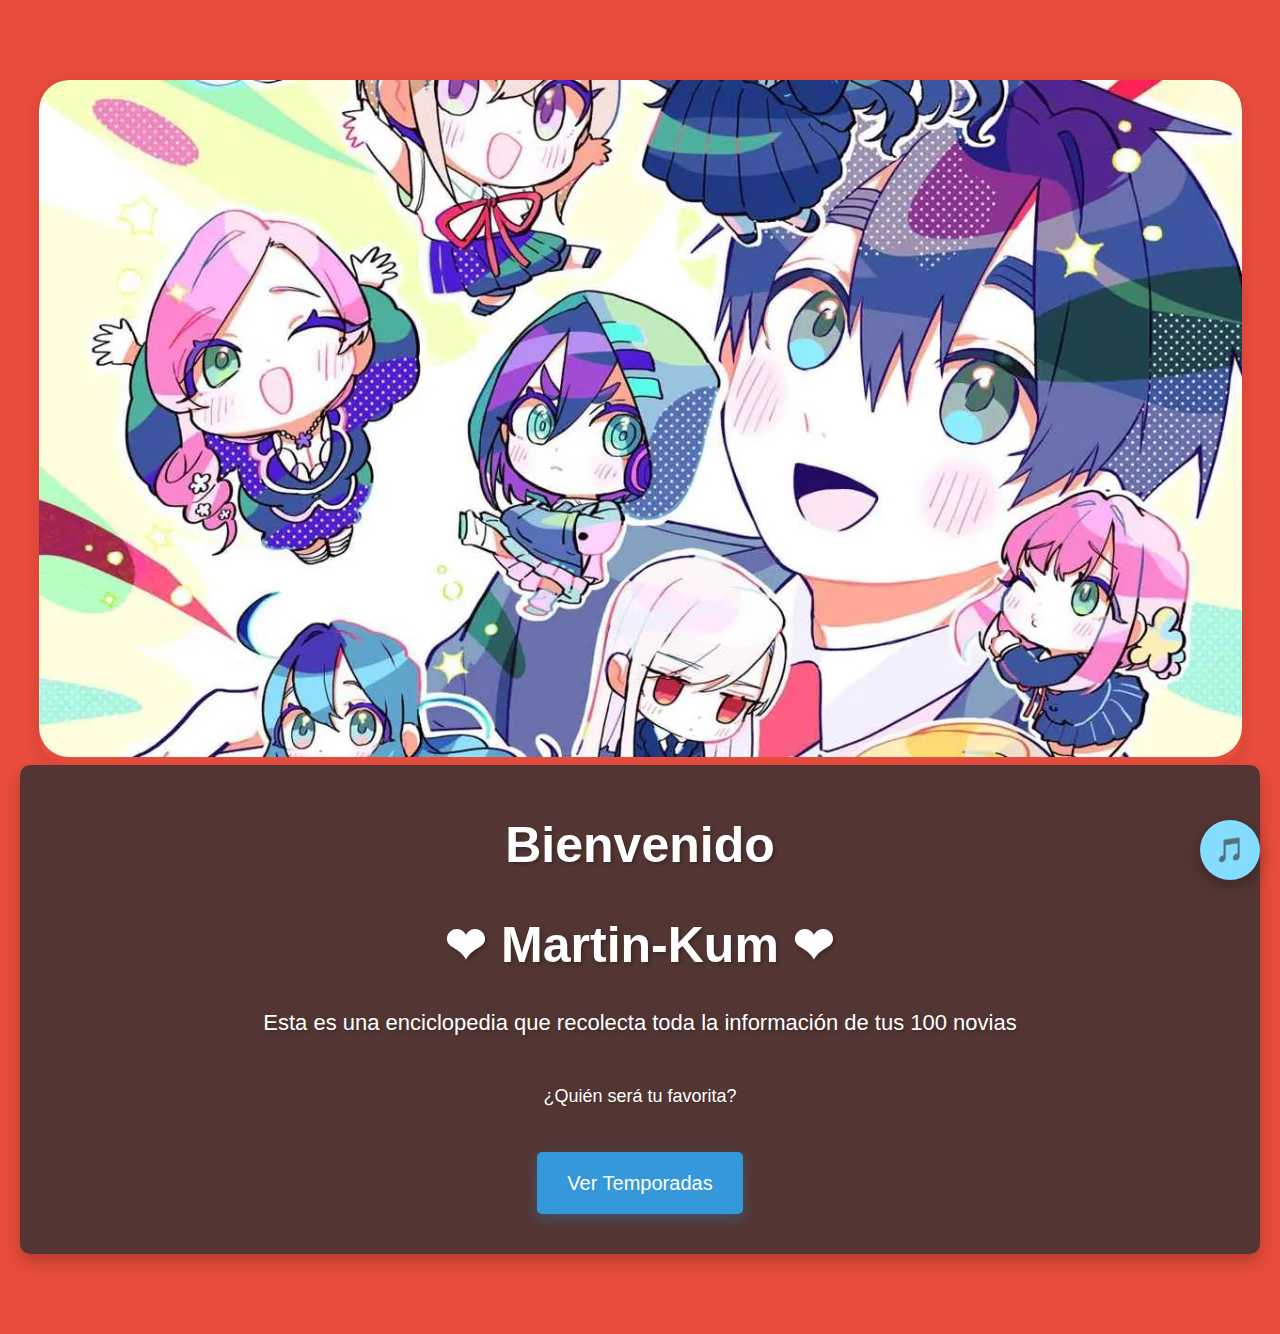
<file: index.html>
<!DOCTYPE html>
<html lang="es">
<head>
    <meta charset="UTF-8">
    <meta name="viewport" content="width=device-width, initial-scale=1.0">
    <title>100 Novias</title>
    <link rel="stylesheet" href="100.css">
</head>
<body>
    <!-- Audio para música de fondo -->
    <audio id="background-music" autoplay loop>
        <source src="ending.mp3" type="audio/mpeg">
        <source src="ending.ogg" type="audio/ogg">
        Tu navegador no soporta el elemento de audio.
    </audio>

    <!-- Encabezado -->
    <header>
        <div class="cover-photo">
            <img src="portada.jpg" alt="Portada de 100 Novias">
        </div>

        <div class="intro-section">
            <h1>Bienvenido</h1>
            <h1>❤ Martin-Kum ❤</h1>
            <p class="subtitle">Esta es una enciclopedia que recolecta toda la información de tus 100 novias</p>
            <p class="intro-text">¿Quién será tu favorita?</p>
            <a href="temporada.html" class="btn-main">Ver Temporadas</a>
        </div>
    </header>

    <!-- Botón flotante para controlar la música -->
    <button class="music-button" id="music-control">🎵</button>

<script>
    const audioElement = document.getElementById('background-music');
    const musicButton = document.getElementById('music-control');
    let isPlaying = false; // Inicializamos con la música pausada

    // Función para alternar reproducción/pausa
    musicButton.addEventListener('click', () => {
        if (isPlaying) {
            audioElement.pause();
            musicButton.textContent = "🎵"; // Cambiar ícono al pausar
        } else {
            audioElement.play();
            musicButton.textContent = "🔇"; // Cambiar ícono al reproducir
        }

        isPlaying = !isPlaying; // Alternar estado
    });

    // Comprobar si la música está bloqueada por el navegador
    document.addEventListener('DOMContentLoaded', () => {
        if (audioElement.paused) {
            audioElement.play().catch(() => {
                console.log('La reproducción automática está bloqueada.');
            });
        }
    });
</script>

</body>
</html>
</file>
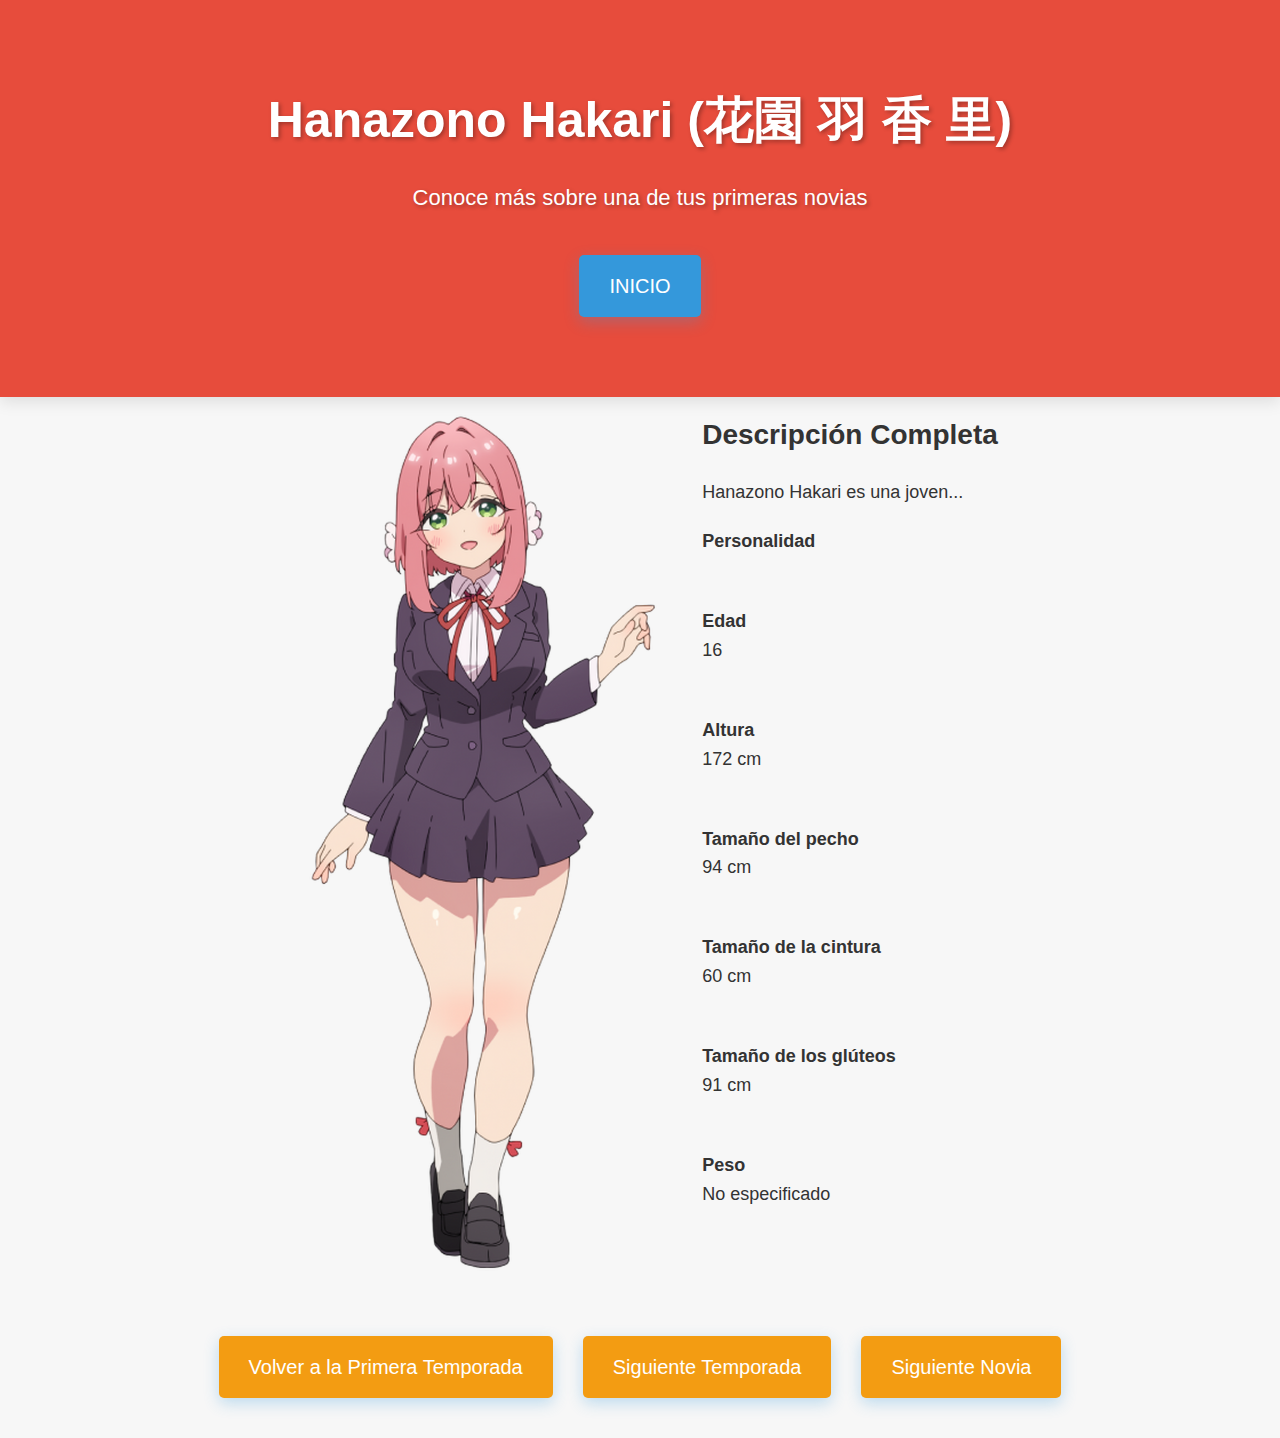
<file: nv1.html>
<!DOCTYPE html>
<html lang="es">
<head>
    <meta charset="UTF-8">
    <meta name="viewport" content="width=device-width, initial-scale=1.0">
    <meta http-equiv="X-UA-Compatible" content="ie=edge">
    <title>Chica 1 - 100 Novias</title>
    <link rel="stylesheet" href="100.css">
</head>
<body>
    <!-- Encabezado -->
    <header>

        <h1>Hanazono Hakari (花園 羽 香 里)</h1>
        <p class="subtitle">Conoce más sobre una de tus primeras novias</p>
        <div class="home">
            <a href="index.html" class="btn-main">INICIO</a>
        </div>

    </header>

    <!-- Contenido principal -->
    <div class="novia-info">
        <img src="chica1.jpg" alt="Chica 1">
        <div class="details">
            <h3>Descripción Completa</h3>
            <p>Hanazono Hakari es una joven...</p>
            <ul>
                <li><strong>Personalidad</strong></li>
                <li></li>
                <br><br>

                <li><strong>Edad</strong></li>
                <li>16</li>
                <br><br>

                <li><strong>Altura</strong></li>
                <li>172 cm</li>
                <br><br>

                <li><strong>Tamaño del pecho</strong></li>
                <li>94 cm</li>
                <br><br>

                <li><strong>Tamaño de la cintura</strong></li>
                <li>60 cm</li>
                <br><br>

                <li><strong>Tamaño de los glúteos</strong></li>
                <li>91 cm</li>
                <br><br>

                <li><strong>Peso</strong></li>
                <li>No especificado</li>
                <br><br>
            </ul>
        </div>
    </div>

    <!-- Botones para navegar -->
    <div class="season-selection">
        <a href="temporada1.html" class="btn-main">Volver a la Primera Temporada</a>
        <a href="temporada2.html" class="btn-main">Siguiente Temporada</a>
        <a href="nv2.html" class="btn-main">Siguiente Novia</a>
    </div>
</body>
</html>
</file>
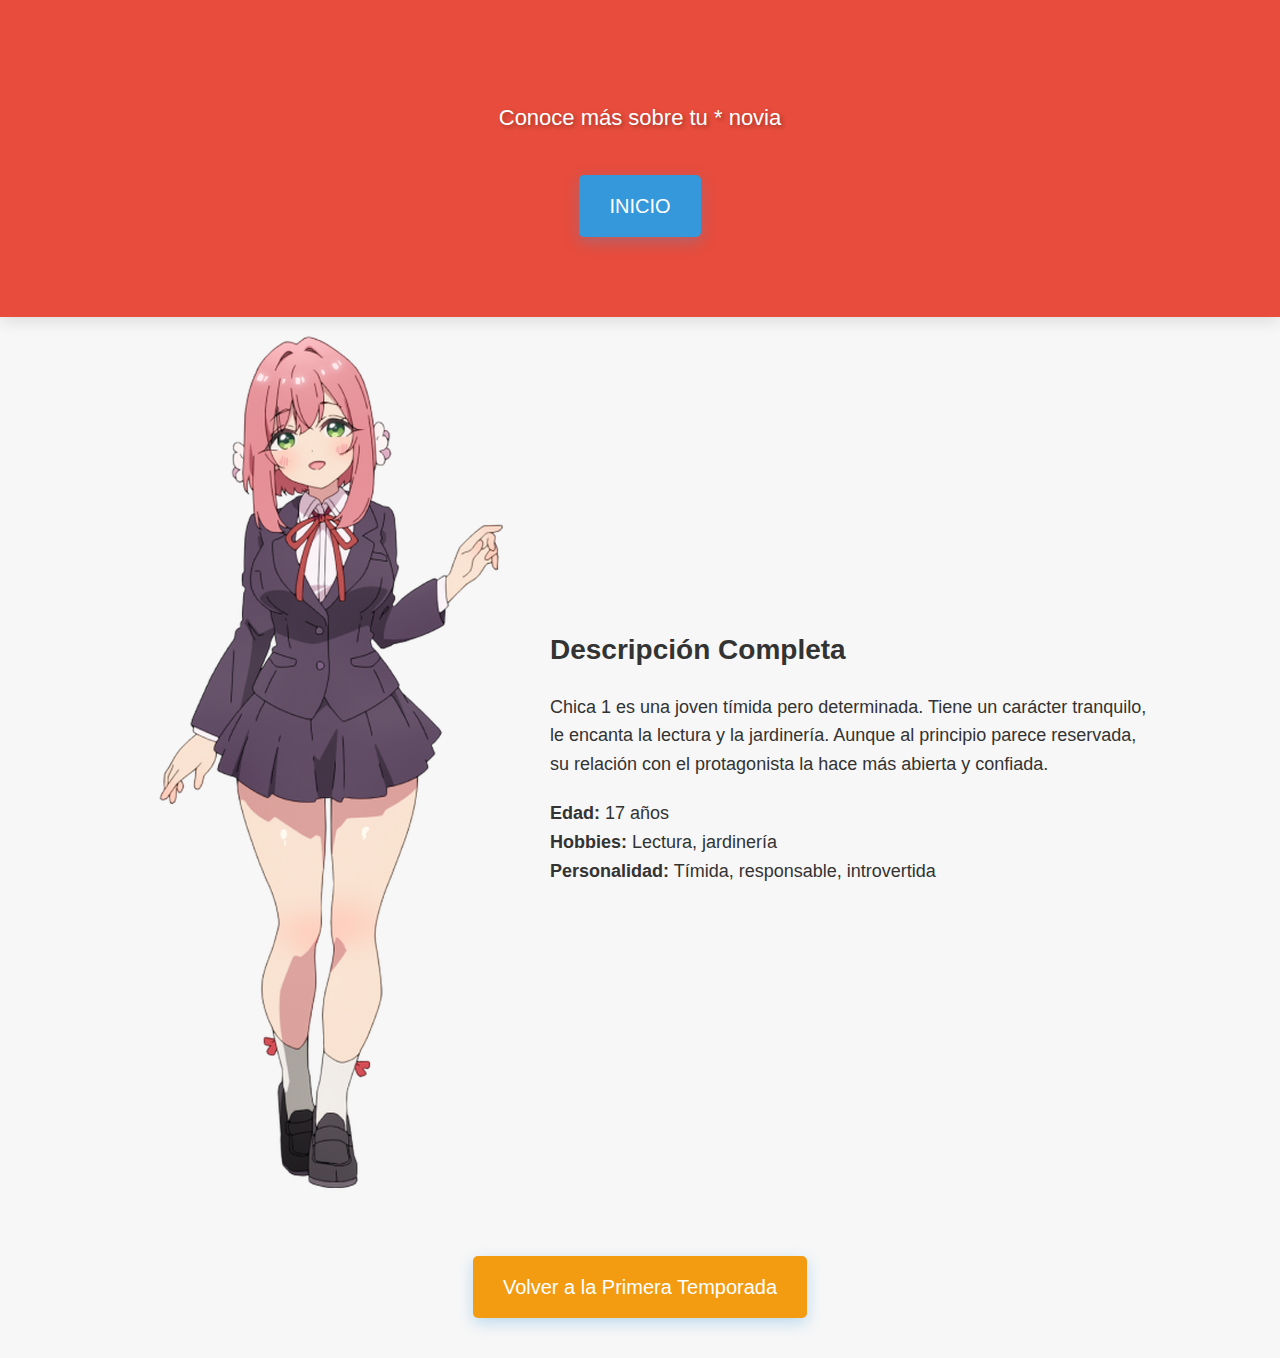
<file: nv10.html>
<!DOCTYPE html>
<html lang="es">
<head>
    <meta charset="UTF-8">
    <meta name="viewport" content="width=device-width, initial-scale=1.0">
    <meta http-equiv="X-UA-Compatible" content="ie=edge">
    <title>Chica 1 - 100 Novias</title>
    <link rel="stylesheet" href="100.css">
</head>
<body>
    <!-- Encabezado -->
    <header>
        <h1></h1>
        <p class="subtitle">Conoce más sobre tu * novia</p>
        <div class="home">
            <a href="index.html" class="btn-main">INICIO</a>
        </div>
    </header>

    <!-- Contenido principal -->
    <div class="novia-info">
        <img src="chica1.jpg" alt="Chica 1">
        <div class="details">
            <h3>Descripción Completa</h3>
            <p>Chica 1 es una joven tímida pero determinada. Tiene un carácter tranquilo, le encanta la lectura y la jardinería. Aunque al principio parece reservada, su relación con el protagonista la hace más abierta y confiada.</p>
            <ul>
                <li><strong>Edad:</strong> 17 años</li>
                <li><strong>Hobbies:</strong> Lectura, jardinería</li>
                <li><strong>Personalidad:</strong> Tímida, responsable, introvertida</li>
            </ul>
        </div>
    </div>

    <!-- Botón para regresar -->
    <div class="season-selection">
        <a href="temporada1.html" class="btn-main">Volver a la Primera Temporada</a>
    </div>
</body>
</html>
</file>
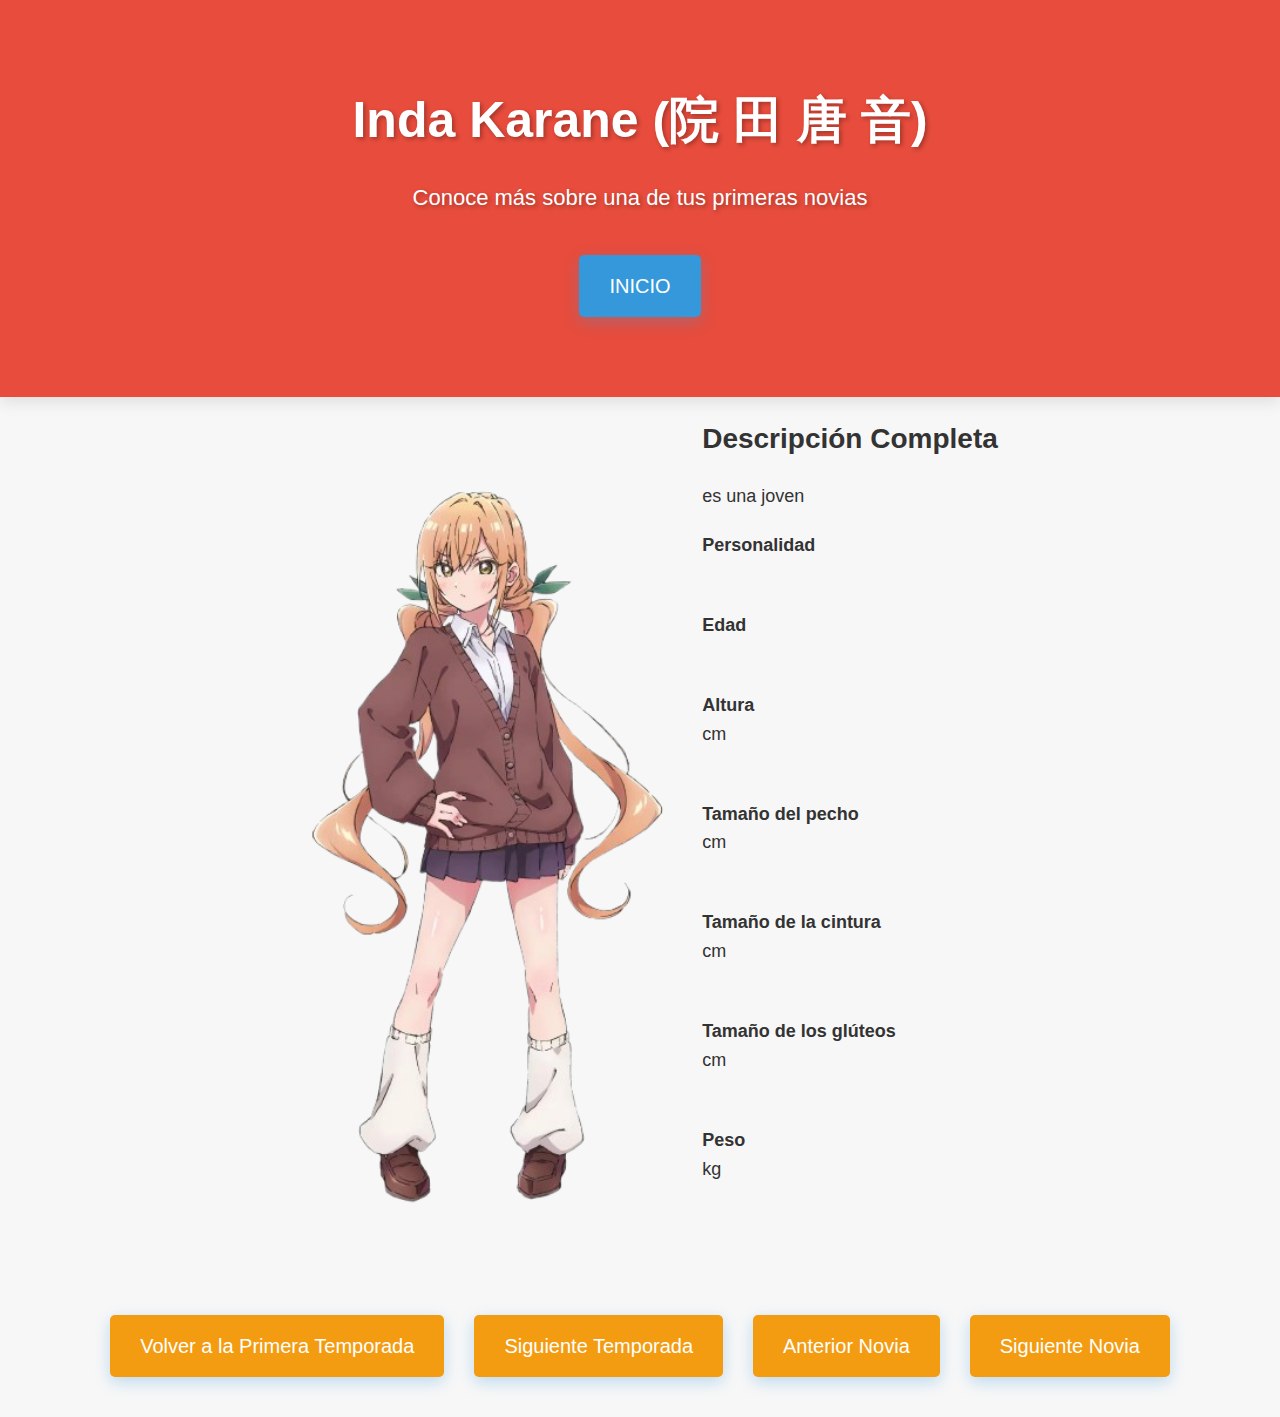
<file: nv2.html>
<!DOCTYPE html>
<html lang="es">
<head>
    <meta charset="UTF-8">
    <meta name="viewport" content="width=device-width, initial-scale=1.0">
    <meta http-equiv="X-UA-Compatible" content="ie=edge">
    <title>Chica 2 - 100 Novias</title>
    <link rel="stylesheet" href="100.css">
</head>
<body>
    <!-- Encabezado -->
    <header>
        <h1>Inda Karane (院 田 唐 音)</h1>
        <p class="subtitle">Conoce más sobre una de tus primeras novias</p>
        <div class="home">
            <a href="index.html" class="btn-main">INICIO</a>
        </div>
    </header>

    <!-- Contenido principal -->
    <div class="novia-info">
        <img src="chica2.jpg" alt="Chica 2">
        <div class="details">
            <h3>Descripción Completa</h3>
            <p> es una joven </p>
            <ul>

                <li><strong>Personalidad</strong></li>
                <li></li>
                <br></br>

                <li><strong>Edad</strong><li>
                    <li></li>
                    <br></br>

                <li><strong>Altura</strong></li>
                   <li> cm</li>
                   <br></br>

                   <li><strong>Tamaño del pecho</strong></li>
                      <li> cm</li>
                      <br></br>
                      
                   <li><strong>Tamaño de la cintura</strong></li>
                      <li> cm</li>
                      <br></br>
                      
                   <li><strong>Tamaño de los glúteos</strong></li>
                      <li> cm</li>
                      <br></br>
                      
                   <li><strong>Peso</strong></li>
                      <li> kg</li>
                      <br></br>
                      
            </ul>
        </div>
    </div>

    <!-- Botón para regresar -->
    <div class="season-selection">
        <a href="temporada1.html" class="btn-main">Volver a la Primera Temporada</a>
        <a href="temporada2.html" class="btn-main">Siguiente Temporada</a>
        <a href="nv1.html" class="btn-main">Anterior Novia</a>
        <a href="nv3.html" class="btn-main">Siguiente Novia</a>
    </div>
</body>
</html>
</file>
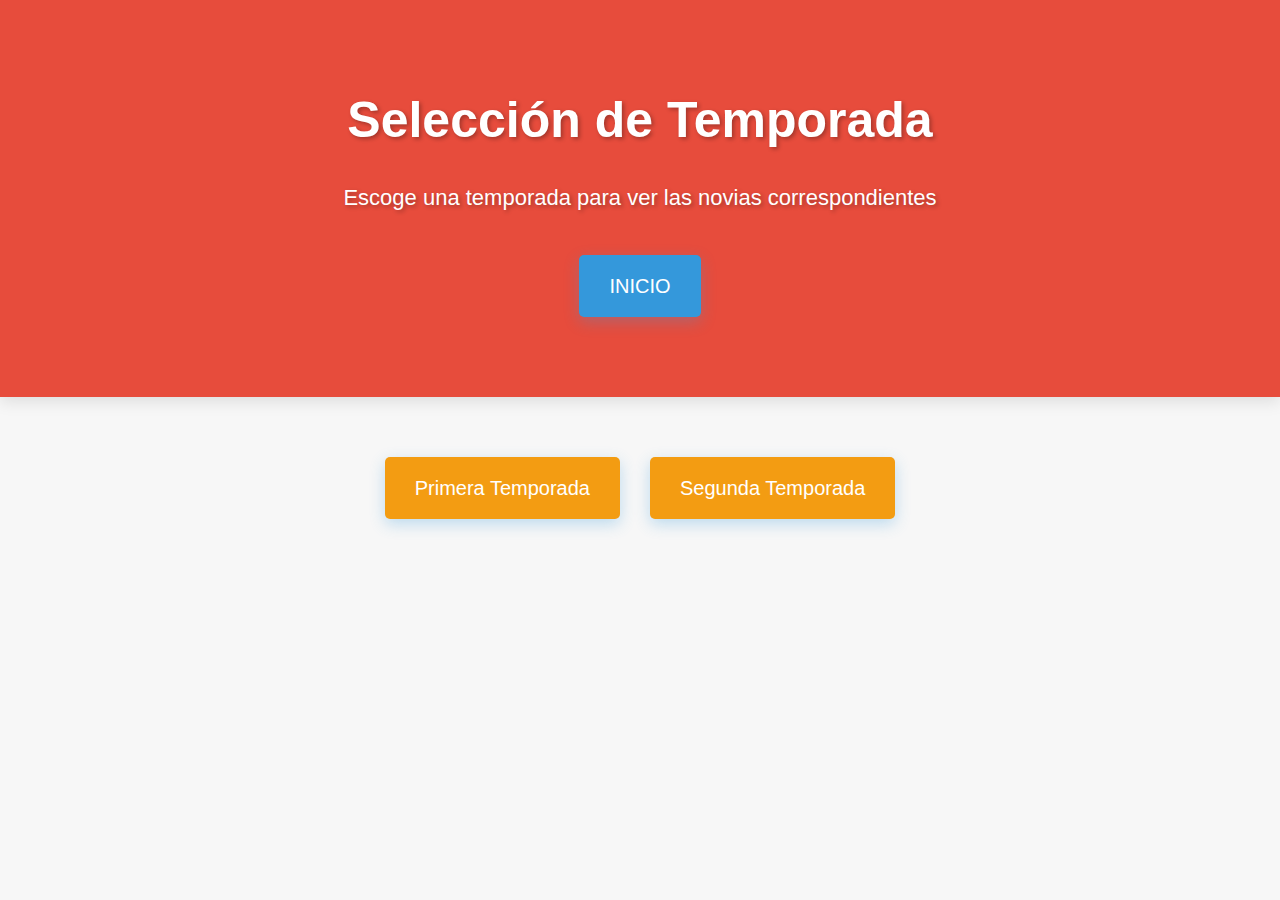
<file: temporada.html>
<!DOCTYPE html>
<html lang="es">
<head>
    <meta charset="UTF-8">
    <meta name="viewport" content="width=device-width, initial-scale=1.0">
    <title>Selección de Temporada - 100 Novias</title>
    <link rel="stylesheet" href="100.css">
</head>
<body>
    <header>
        <h1>Selección de Temporada</h1>
        <p class="subtitle">Escoge una temporada para ver las novias correspondientes</p>

        <div class="home">
            <a href="index.html" class="btn-main">INICIO</a>
        </div>
    </header>

    <div class="season-selection">
        <a href="temporada1.html" class="btn-main">Primera Temporada</a>
        <a href="temporada2.html" class="btn-main">Segunda Temporada</a>
    </div>
</body>
</html>
</file>
<file: 100.css>
/* Reset de estilos */
* {
    margin: 0;
    padding: 0;
    box-sizing: border-box;
}

/* General */
body {
    font-family: 'Arial', sans-serif;
    background-color: #f7f7f7;
    color: #333;
    line-height: 1.6;
}

.container {
    width: 80%;
    margin: 0 auto;
}

/* Encabezado */
header {
    background-color: #e74c3c;
    color: white;
    padding: 80px 20px;
    text-align: center;
    box-shadow: 0 5px 15px rgba(0, 0, 0, 0.1);
}

header h1 {
    font-size: 50px;
    margin-bottom: 20px;
    text-shadow: 2px 2px 4px rgba(0, 0, 0, 0.3);
}

header .subtitle {
    font-size: 22px;
    margin-bottom: 20px;
    text-shadow: 2px 2px 4px rgba(0, 0, 0, 0.3);
}

/* Introducción con fondo oscuro */
header .intro-section {
    background-color: rgba(46, 49, 49, 0.8);
    padding: 40px 0;
    text-align: center;
    border-radius: 10px;
    box-shadow: 0 8px 15px rgba(0, 0, 0, 0.2);
}

header .intro-text {
    font-size: 18px;
    margin-bottom: 30px;
    line-height: 1.8;
    font-weight: 300;
    text-shadow: 1px 1px 2px rgba(0, 0, 0, 0.2);
    color: #fefefe;
    max-width: 800px;
    margin: 0 auto;
    padding: 20px;
}

/* Botones principales */
.btn-main {
    padding: 15px 30px;
    background-color: #3498db;
    color: white;
    text-decoration: none;
    font-size: 20px;
    border-radius: 5px;
    display: inline-block;
    transition: background-color 0.3s ease, transform 0.3s ease, box-shadow 0.3s ease;
    box-shadow: 0 5px 15px rgba(52, 152, 219, 0.3);
    margin-top: 20px;
}

.btn-main:hover {
    background-color: #2980b9;
    transform: scale(1.1);
    box-shadow: 0 8px 20px rgba(52, 152, 219, 0.5);
}

/* Sección de selección de temporada */
.season-selection {
    display: flex;
    justify-content: center;
    gap: 30px;
    margin: 40px 0;
    flex-wrap: wrap;
}

.season-selection .btn-main {
    background-color: #f39c12;
    padding: 15px 30px;
    border-radius: 5px;
    font-size: 20px;
    transition: background-color 0.3s ease, transform 0.3s ease;
}

.season-selection .btn-main:hover {
    background-color: #f1c40f;
    transform: scale(1.1);
}

/* Tarjetas de personajes */
.character-cards {
    display: grid;
    grid-template-columns: repeat(auto-fit, minmax(250px, 1fr)); /* Ajusta automáticamente el número de columnas */
    gap: 20px;
    padding: 20px 0;
}

.card {
    background-color: #ecf0f1;
    padding: 20px;
    border-radius: 10px;
    text-align: center;
    box-shadow: 0 4px 8px rgba(0, 0, 0, 0.1);
    transition: transform 0.3s ease, box-shadow 0.3s ease;
}

.card img {
    width: 100%;  /* Hace que la imagen ocupe el 100% del ancho del contenedor */
    height: auto;  /* Mantiene la proporción de la imagen */
    border-radius: 10px;
    transition: transform 0.3s ease;
}

.card a {
    text-decoration: none;
    color: #333;
}

.card h3 {
    margin-top: 10px;
    font-size: 22px;
}

/* Detalles de las Novias */
.novia-info {
    display: flex;
    justify-content: center; /* Centra los elementos dentro de la sección */
    align-items: center; /* Centra verticalmente la imagen y el texto */
    gap: 20px; /* Espaciado entre la imagen y el texto */
    text-align: center; /* Asegura que el texto esté centrado cuando se visualiza en dispositivos pequeños */
    width: 100%; /* Asegura que ocupe todo el ancho disponible */
}

.novia-info img {
    width: 100%; /* Ajuste flexible en el tamaño de la imagen */
    max-width: 400px; /* Controla el tamaño máximo de la imagen */
    height: auto;
    object-fit: cover; /* Mantiene la proporción de la imagen */
}

.details {
    max-width: 600px;
    text-align: left;
}

.details h3 {
    margin-bottom: 20px;
    font-size: 28px;
}

.details p {
    font-size: 18px;
    margin-bottom: 20px;
}

.details ul {
    list-style-type: none;
    margin-top: 20px;
    padding: 0;
}

.details ul li {
    font-size: 18px;
}

@media (max-width: 768px) {
    .novia-info {
        flex-direction: column; /* Alineación vertical en pantallas pequeñas */
        text-align: center; /* Centra el texto */
    }

    .novia-info img {
        max-width: 100%; /* Permite que la imagen ocupe el ancho completo */
    }

    .details {
        max-width: 100%; /* Permite que el contenido ocupe todo el espacio disponible en pantallas pequeñas */
        text-align: center; /* Centra el texto en dispositivos pequeños */
    }
}

/* Barra de navegación */
.navbar {
    background-color: #2980b9;
    color: white;
    padding: 10px 0;
    text-align: center;
}

.navbar a {
    color: white;
    text-decoration: none;
    margin: 0 20px;
    font-size: 18px;
    transition: color 0.3s ease;
}

.navbar a:hover {
    color: #f1c40f;
}

/* Portada */
.cover-container {
    width: 100%;
    margin-bottom: 40px;
}

.cover-photo {
    width: 100%;
    max-width: 1203px;
    margin: 0 auto;
    border-radius: 30px;
    overflow: hidden;
    box-shadow: 0 4px 15px rgba(0, 0, 0, 0.1);
}

.cover-photo img {
    width: 100%;
    height: auto;
    object-fit: cover;
    object-position: center;
    border-radius: 30px;
    transition: transform 0.3s ease, box-shadow 0.3s ease;
}

.cover-photo:hover img {
    transform: scale(1.05);
    box-shadow: 0 6px 20px rgba(0, 0, 0, 0.2);
}

/* Estilo para el botón flotante de música */
.music-button {
    position: fixed;
    bottom: 20px;
    right: 20px;
    background-color: #84dcff;
    color: white;
    border: none;
    border-radius: 50%;
    width: 60px;
    height: 60px;
    font-size: 24px;
    display: flex;
    justify-content: center;
    align-items: center;
    box-shadow: 0 5px 15px rgba(0, 0, 0, 0.3);
    cursor: pointer;
    transition: background-color 0.3s ease, transform 0.3s ease;
    z-index: 1000;
}

.music-button:hover {
    background-color: #c0392b;
    transform: scale(1.1);
}

.music-button:active {
    transform: scale(0.95);
}

/* Media Queries para Dispositivos Móviles */
@media (max-width: 768px) {
    header {
        padding: 40px 20px;  /* Reducir el padding en móviles */
    }

    header h1 {
        font-size: 30px;  /* Ajustar tamaño de fuente */
    }

    header .subtitle {
        font-size: 18px;  /* Ajustar tamaño de fuente */
    }

    .season-selection {
        flex-direction: column;  /* Hacer los botones en columna */
        gap: 15px;
    }

    .character-cards {
        grid-template-columns: 1fr;  /* Mostrar tarjetas en una sola columna */
    }

    .card h3 {
        font-size: 18px;  /* Reducir el tamaño de fuente de los títulos */
    }

    .navbar {
        padding: 10px;
    }

    .navbar a {
        font-size: 16px;  /* Reducir tamaño de fuente de los enlaces */
    }

    .cover-photo {
        max-width: 100%;  /* Asegurar que la foto de portada ocupe todo el ancho */
    }

    .music-button {
        bottom: 10px;  /* Ajustar la posición del botón flotante */
        right: 10px;
    }
}
</file>
